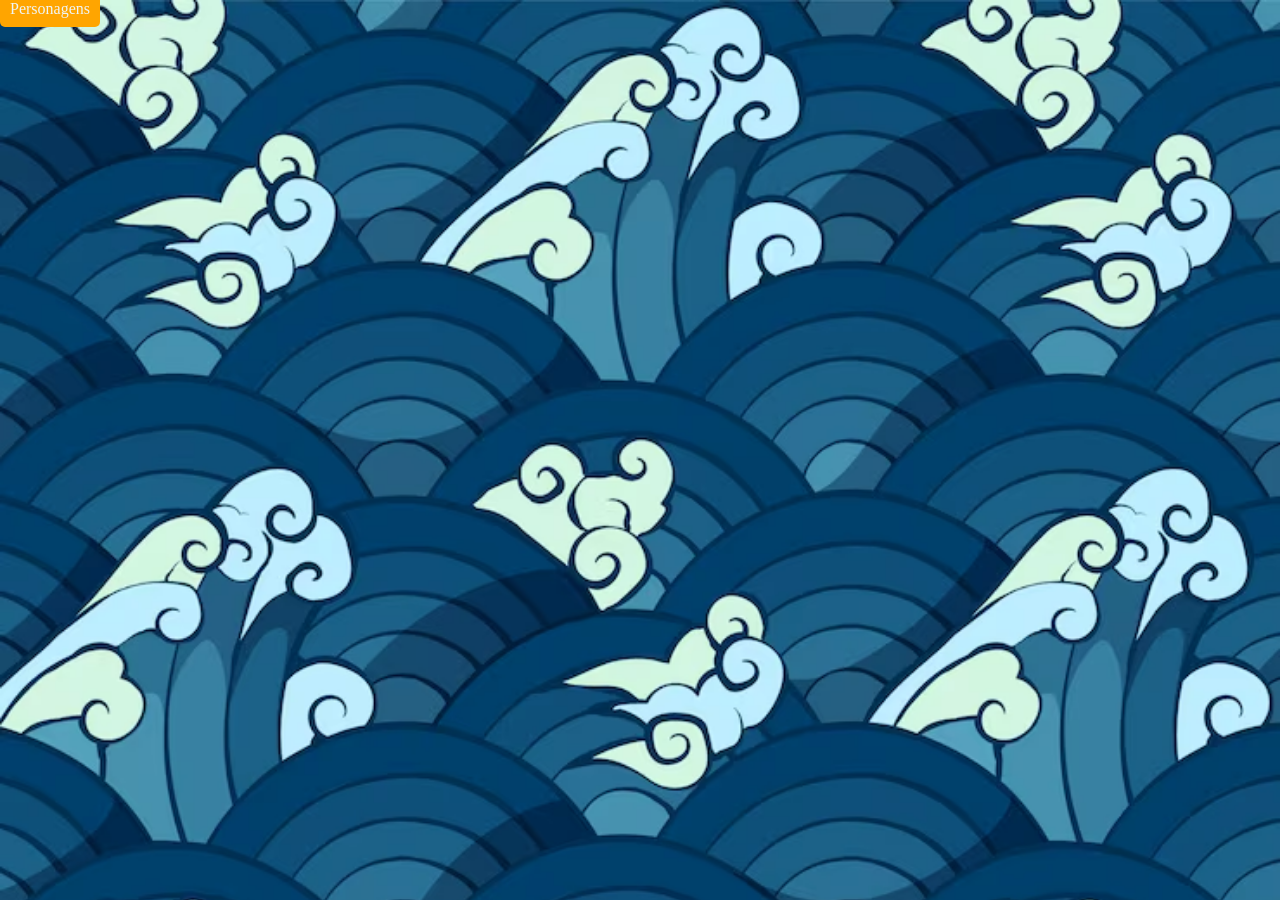
<file: index.html>
<!DOCTYPE html>
<html lang ="pt-BR">
    <head>
        <meta charset="UTF-8"/>
        <title>Treino para a prova</title>
        <link rel ="stylesheet" href="css/style.css"/>
    </head>
    <body>
        <header>
            <a href="pages/personagens.html">Personagens</a>
        </header>
        <main>

        </main>
        <footer>

        </footer>
    </body>
</html>
</file>
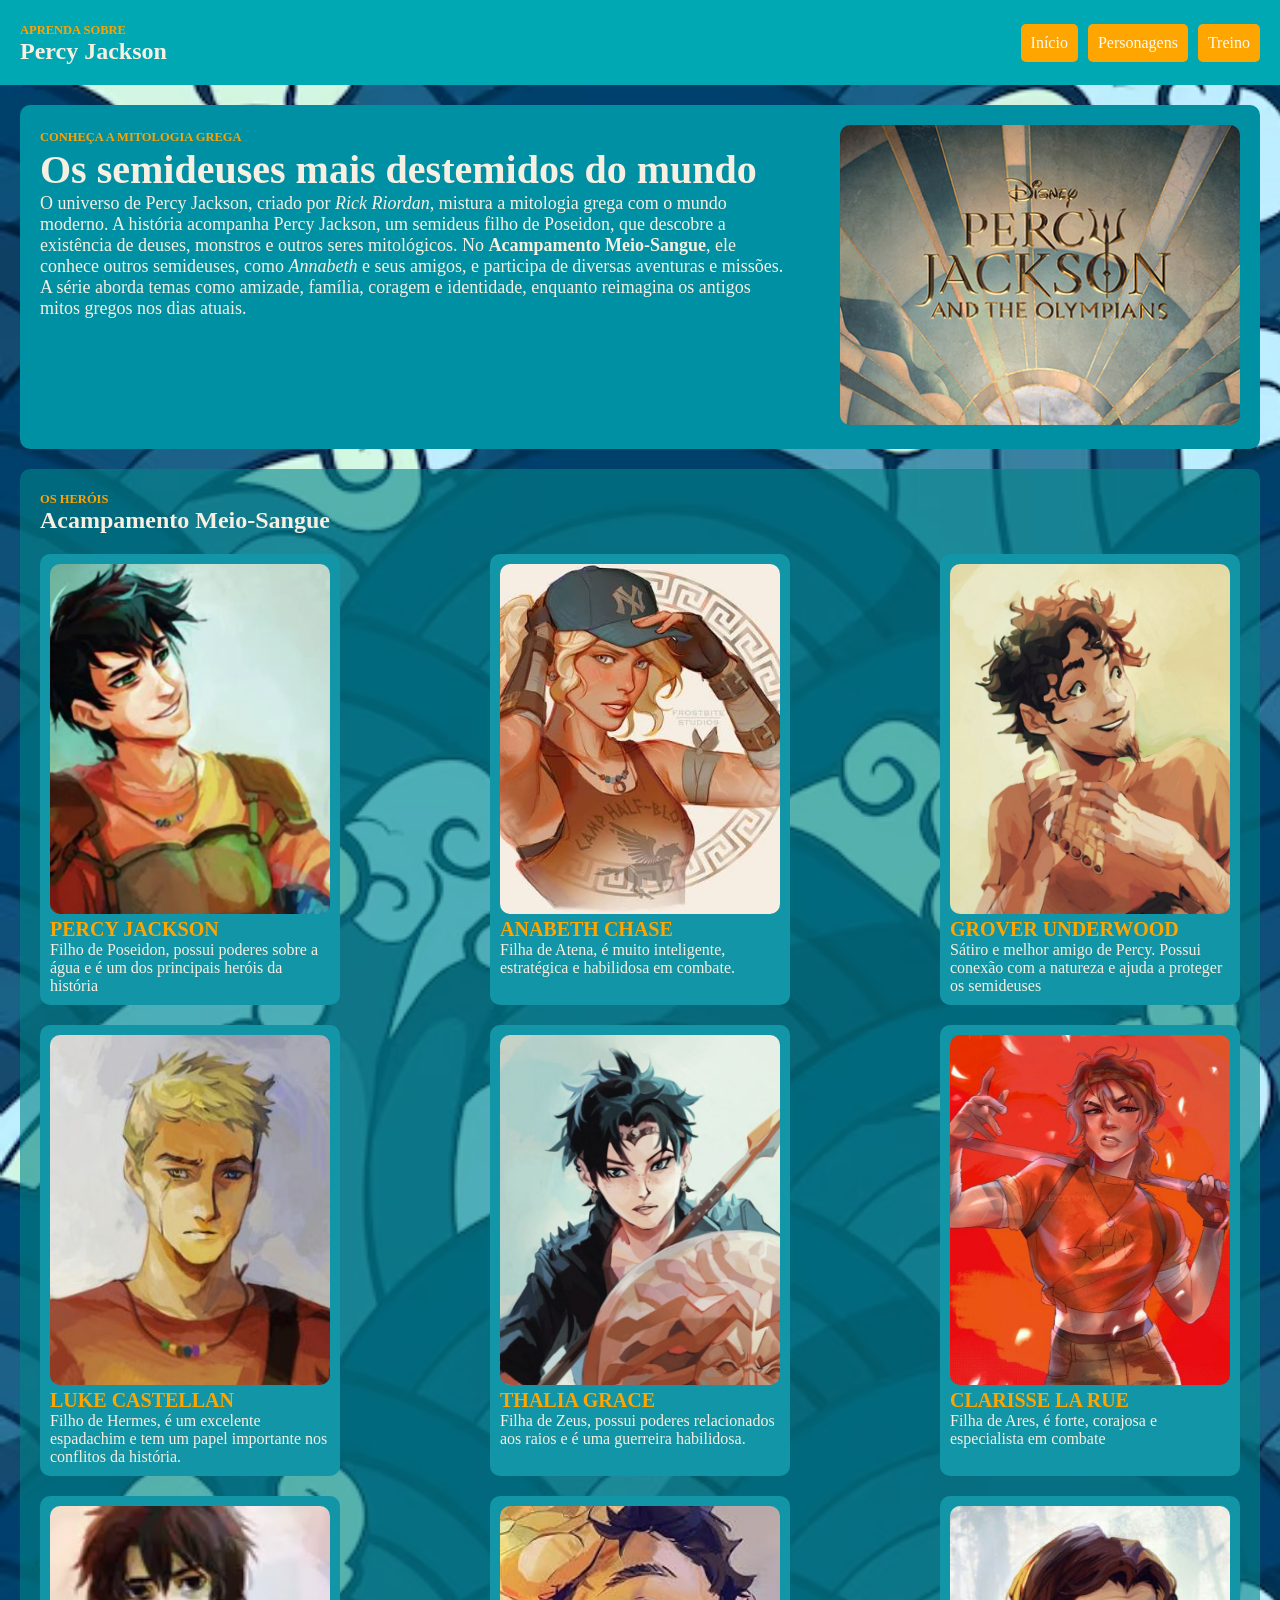
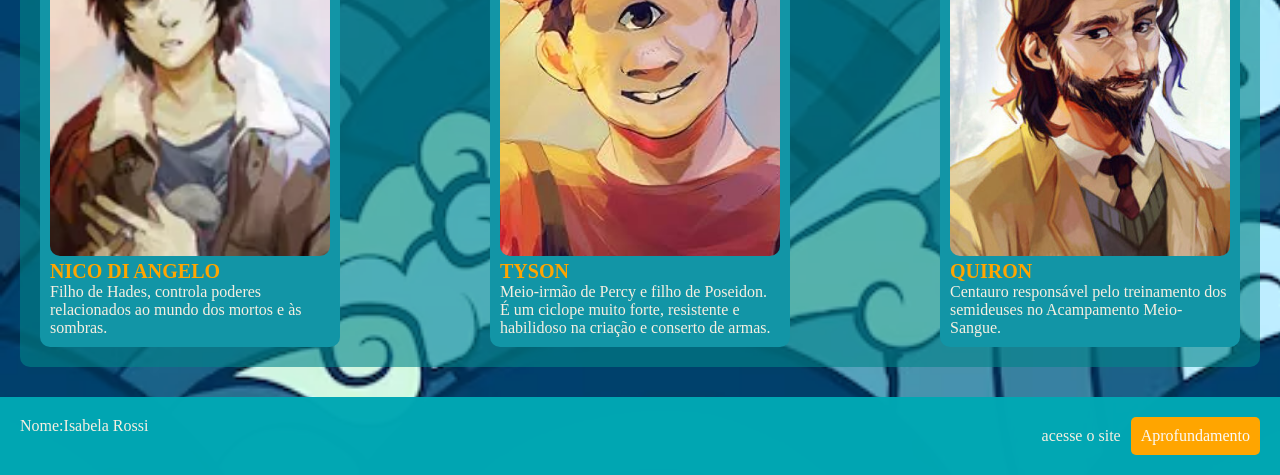
<file: pages/personagens.html>
<!DOCTYPE html>
<html lang="pt-BR">
    <head>
        <meta charset="UTF-8"/>
        <title> Treino para a prova</title>
        <link rel="stylesheet" href="../css/personagens.css"/>
    </head>
    <body>
        <header>
            <article id="titulo">
                <p><spam class="textinho"><small>Aprenda sobre</small></spam></p>
                <h2>Percy Jackson</h2>
            </article>
            <article id="itens">
                <a href="../index.html">Início</a>
                <a href="personagens.html">Personagens</a>
                <a href="treino.html">Treino</a>
            </article>
        </header>
        <main>
            <section id="destaque">
                <article id="destaque-texto">
                    <p><spam class="textinho"><small>Conheça a mitologia grega</small></spam></p>
                    <h1>Os semideuses mais destemidos do mundo</h1>
                    <p>O universo de Percy Jackson, criado por <i>Rick Riordan</i>, mistura a mitologia grega com o mundo moderno. A história acompanha Percy Jackson, um semideus filho de Poseidon, que descobre a existência de deuses, monstros e outros seres mitológicos. No  <b> Acampamento Meio-Sangue</b>, ele conhece outros semideuses, como <em>Annabeth</em> e seus amigos, e participa de diversas aventuras e missões. A série aborda temas como amizade, família, coragem e identidade, enquanto reimagina os antigos mitos gregos nos dias atuais.</p>
                </article>
                <article id="destaque-img">
                    <img src="../assets/img/logo.png" alt="Logo Percy Jackson e os Olimpianos">

                </article>          
            </section>
            <section id="galeria">
                <article id="galeria-texto">
                    <p><spam class="textinho"><small>Os heróis</small></spam></p>
                    <h2>Acampamento Meio-Sangue</h2>
                </article>
                <article id="galeria-fotos">
                    <article class="galeria-card">
                        <article>
                            <img src="../assets/img/percy.png" alt="Percy Jackson"/>
                        </article>
                        <article class="card-txt">
                            <h1>Percy Jackson</h1>
                            <p>Filho de Poseidon, possui poderes sobre a água e é um dos principais heróis da história</p>
                        </article>

                    </article>
                    <article class="galeria-card">
                        <article>
                            <img src="../assets/img/anabeth.png" alt="Anabeth Chase"/>
                        </article>
                        <article class="card-txt">
                            <h1>Anabeth Chase</h1>
                            <p>Filha de Atena, é muito inteligente, estratégica e habilidosa em combate.</p>
                        </article>

                    </article>
                    <article class="galeria-card">
                        <article>
                            <img src="../assets/img/grover.png" alt="Grover Underwood"/>
                        </article>
                        <article class="card-txt">
                            <h1>Grover Underwood</h1>
                            <p>Sátiro e melhor amigo de Percy. Possui conexão com a natureza e ajuda a proteger os semideuses</p>
                        </article>

                    </article>
                    <article class="galeria-card">
                        <article>
                            <img src="../assets/img/luke.png" alt="Luke Castellan"/>
                        </article>
                        <article class="card-txt">
                            <h1>Luke Castellan</h1>
                            <p>Filho de Hermes, é um excelente espadachim e tem um papel importante nos conflitos da história.</p>
                        </article>

                    </article>
                    <article class="galeria-card">
                        <article>
                            <img src="../assets/img/thalia.png" alt="Thalia Grace"/>
                        </article>
                        <article class="card-txt">
                            <h1>Thalia Grace</h1>
                            <p>Filha de Zeus, possui poderes relacionados aos raios e é uma guerreira habilidosa.</p>
                        </article>

                    </article>
                    <article class="galeria-card">
                        <article>
                            <img src="../assets/img/clarisse.png" alt="Clarisse La Rue"/>
                        </article>
                        <article class="card-txt">
                            <h1>Clarisse La Rue</h1>
                            <p>Filha de Ares, é forte, corajosa e especialista em combate</p>
                        </article>

                    </article>
                    <article class="galeria-card">
                        <article>
                            <img src="../assets/img/nico.png" alt="Nico di Angelo"/>
                        </article>
                        <article class="card-txt">
                            <h1>Nico di Angelo</h1>
                            <p>Filho de Hades, controla poderes relacionados ao mundo dos mortos e às sombras.</p>
                        </article>

                    </article>
                    <article class="galeria-card">
                        <article>
                            <img src="../assets/img/tyson.png" alt="Tyson"/>
                        </article>
                        <article class="card-txt">
                            <h1>Tyson</h1>
                            <p>Meio-irmão de Percy e filho de Poseidon. É um ciclope muito forte, resistente e habilidoso na criação e conserto de armas.</p>
                        </article>

                    </article>
                    <article class="galeria-card">
                        <article>
                            <img src="../assets/img/quiron.png" alt="Quiron"/>
                        </article>
                        <article class="card-txt">
                            <h1>Quiron</h1>
                            <p>Centauro responsável pelo treinamento dos semideuses no Acampamento Meio-Sangue.</p>
                        </article>

                    </article>

                </article> 
                
            </section>
        </main>
        <footer>
            <section id="identificacao">
                <p>Nome:Isabela Rossi</p>
            </section>
            <section id="acesso">
                <p>acesse o site</p>
                <a href="tabelas.html">Aprofundamento</a>

            </section>
        </footer>
    </body>
</html>
</file>
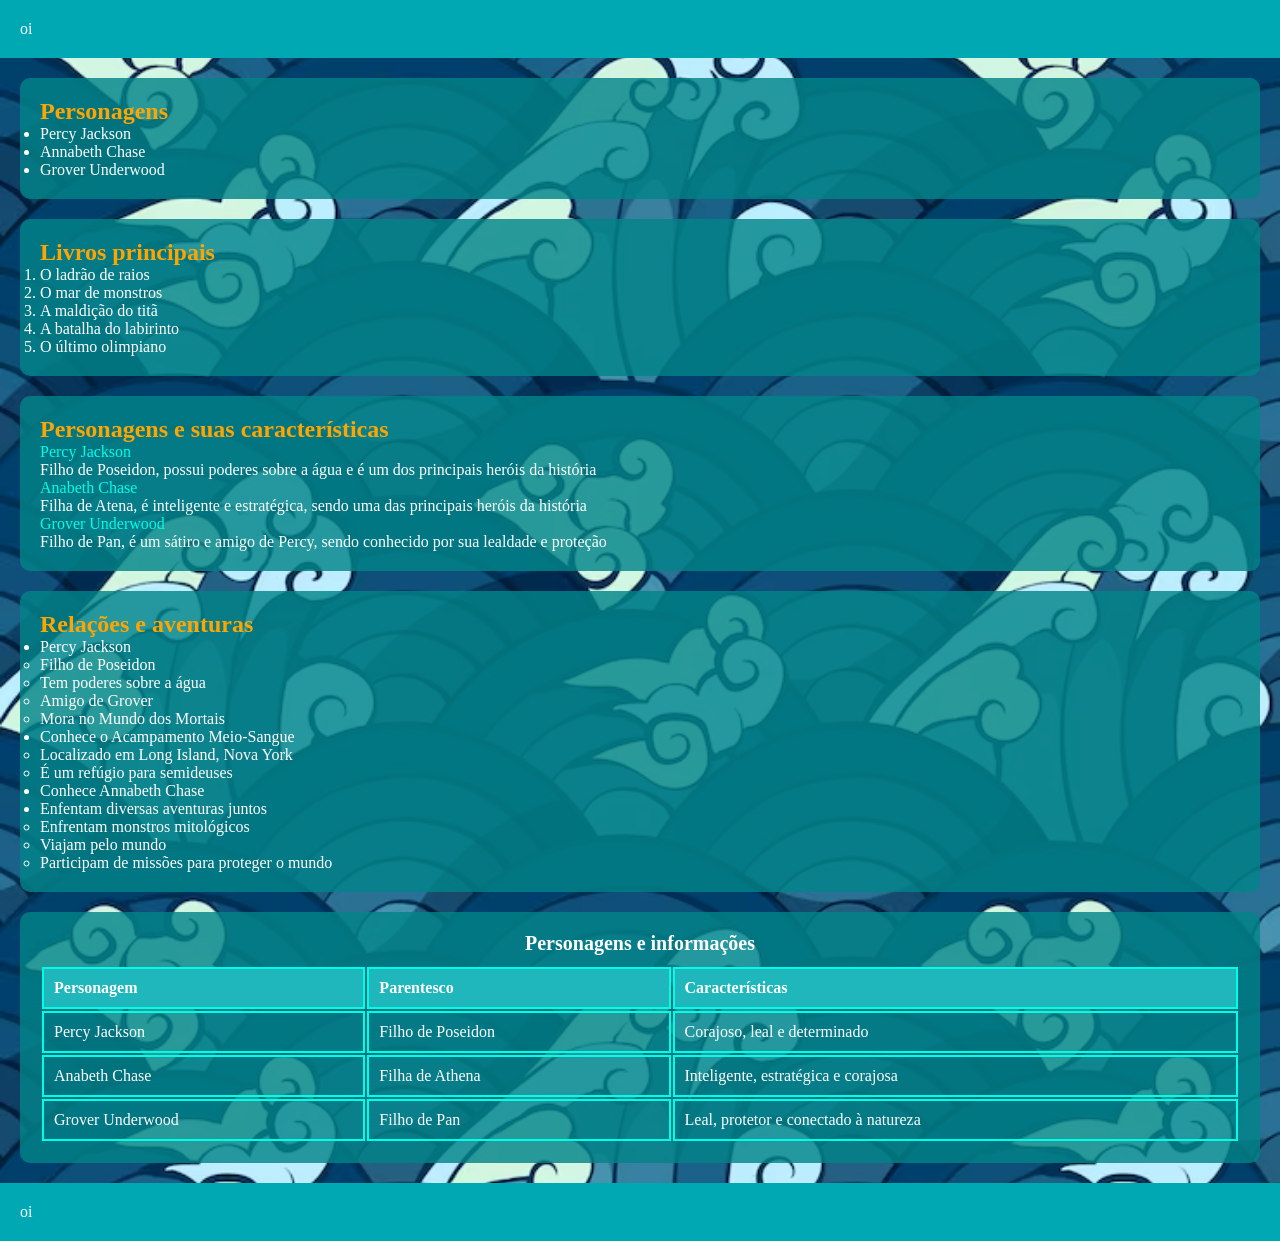
<file: pages/tabelas.html>
<!DOCTYPE html>
<html>
    <head>
        <meta charset="UTF-8"/>
        <title> Tabelas</title>
        <link rel="stylesheet" href="../css/tabelas.css"/>
    </head>
    <body>
        <header>
            <p>oi</p>
        </header>
        <main>
            <section id = "naonumerada">
                <h2> Personagens</h2>
                <ul>
                    <li>Percy Jackson</li>
                    <li>Annabeth Chase</li>
                    <li>Grover Underwood</li>
                </ul>
            </section>
            <section id="numerada">
                <h2>Livros principais</h2>
                <ol>
                    <li>O ladrão de raios</li>
                    <li>O mar de monstros</li>
                    <li>A maldição do titã</li>
                    <li>A batalha do labirinto</li>
                    <li>O último olimpiano</li>
                </ol>
            </section>
            <section id = "definicao">
                <h2>Personagens e suas características</h2>
                    <dl>
                        <dt>Percy Jackson</dt>
                        <dd>Filho de Poseidon, possui poderes sobre a água e é um dos principais heróis da história</dd>

                        <dt>Anabeth Chase</dt>
                        <dd>Filha de Atena, é inteligente e estratégica, sendo uma das principais heróis da história</dd>

                        <dt>Grover Underwood</dt>
                        <dd>Filho de Pan, é um sátiro e amigo de Percy, sendo conhecido por sua lealdade e proteção</dd>
                    </dl>
            </section>
            <section id="encadeada">
                <h2>Relações e aventuras </h2>
                <ul>
                    <li>
                        Percy Jackson
                        <ul>
                            <li>Filho de Poseidon</li>
                            <li>Tem poderes sobre a água</li>
                            <li> Amigo de Grover</li>
                            <li>Mora no Mundo dos Mortais </li>
                        </ul>
                    </li>
                    <li>
                        Conhece o Acampamento Meio-Sangue
                        <ul>
                            <li>Localizado em Long Island, Nova York</li>
                            <li>É um refúgio para semideuses</li>
                        </ul>
                    </li>
                    <li>
                        Conhece Annabeth Chase
                    </li>
                    <li>
                        Enfentam diversas aventuras juntos
                        <ul>
                            <li>Enfrentam monstros mitológicos</li>
                            <li>Viajam pelo mundo</li>
                            <li>Participam de missões para proteger o mundo</li>
                        </ul>
                    </li>
                </ul>
                
            </section>
            <section id ="tabela">
                <table>
                    <caption> Personagens e informações</caption>
                    <thead>
                        <tr>
                            <th>Personagem</th>
                            <th>Parentesco</th>
                            <th>Características</th>
                        </tr>
                    </thead>
                    <tbody>
                        <tr>
                            <td>Percy Jackson</td>
                            <td>Filho de Poseidon</td>
                            <td>Corajoso, leal e determinado</td>
                        </tr>
                         <tr>
                            <td>Anabeth Chase</td>
                            <td>Filha de Athena</td>
                            <td>Inteligente, estratégica e corajosa</td>
                        </tr>
                        <tr>
                            <td>Grover Underwood</td>
                            <td>Filho de Pan</td>
                            <td>Leal, protetor e conectado à natureza</td>    
                    </tbody>
                </table>

            </section>
                
        <footer>
            <p>oi</p>
        </footer>
    </body>
</html>
</file>
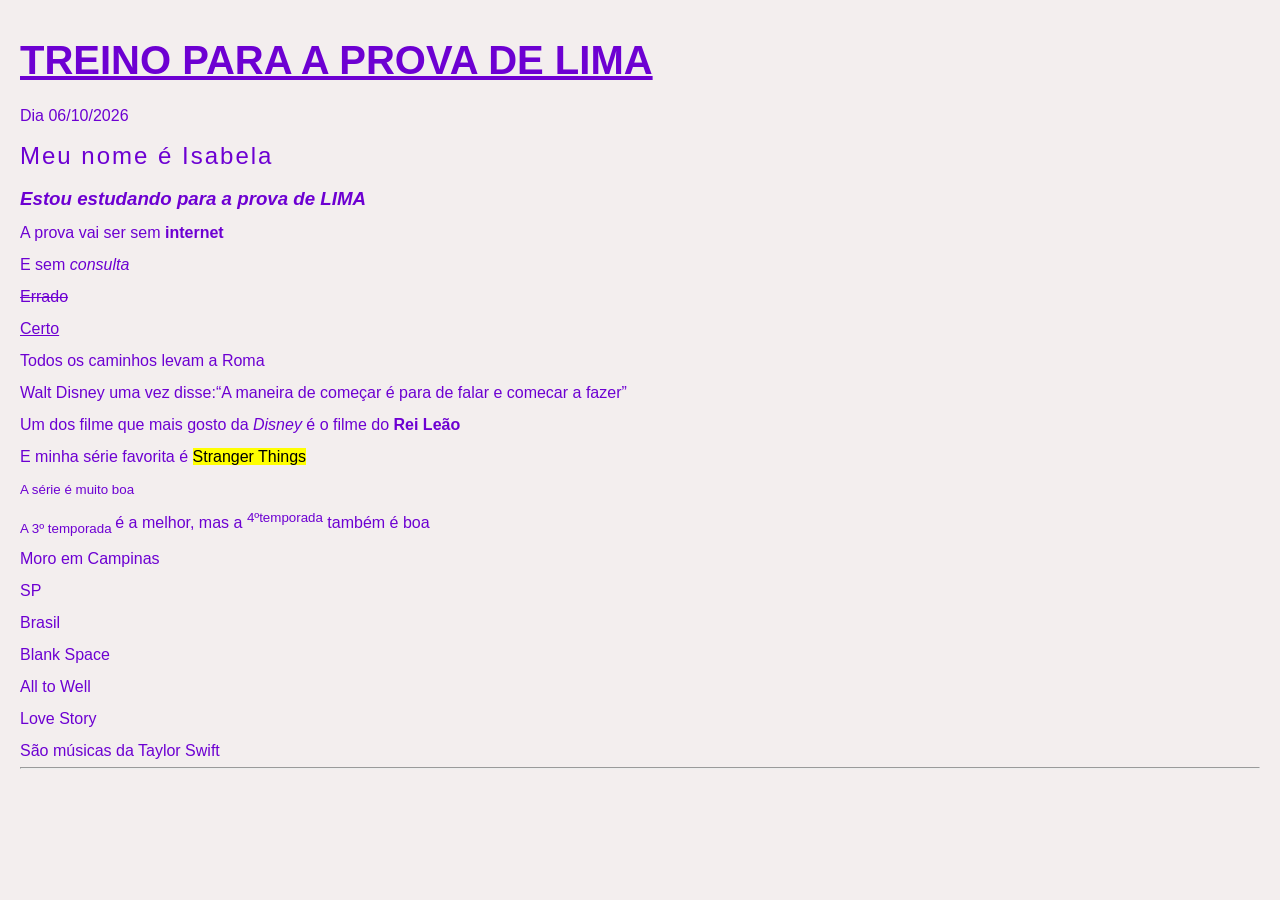
<file: pages/treino.html>
<!DOCTYPE html >
<html lang="pt-BR">
    <head>
        <meta charset="UTF-8">
        <title>Treino</title>
        <link rel="stylesheet" href="../css/treino.css"/>
    </head>
    <header>
        <h1>Treino para a prova de LIMA </h1>
        <p>Dia 06/10/2026</p>
    </header>
    <body>
        <h2>Meu nome é Isabela</h2>
        <h3>Estou estudando para a prova de LIMA</h3>
        <p>A prova vai ser sem <strong>internet</strong></p>
        <p>E sem <em>consulta</em></p>
        <p><del>Errado</del></p>  <p><ins>Certo</ins></p>
        <section>
            <blockquoute>
                Todos os caminhos levam a Roma
            </blockquoute>
            <p>Walt Disney uma vez disse:<q>A maneira de começar é para de falar e comecar a fazer</q></p>
            <p>Um dos filme que mais gosto da <i>Disney</i> é o filme do <b>Rei Leão</b></p>
            <p>E minha série favorita é <mark>Stranger Things</mark></p>
            <p><small> A série é muito boa</small></p>
            <p><sub>A 3º temporada </sub> é a melhor, mas a <sup>4ºtemporada</sup> também é boa</p>
            <p>Moro em Campinas<br>SP<br>Brasil</p>
            <p><span class="musica">Blank Space</span></p>
            <p><span class="musica"> All to Well</span></p>
            <p><span class="musica"> Love Story</span> <br> São músicas da Taylor Swift </p>

            <hr>

        </section>
    </body>
    <footer>

    </footer>
</html>
</file>
<file: css/style.css>
*{
    padding: 0;
    margin: 0;
    box-sizing: border-box;
}
body{
    background-image:url("../assets/img/ondas.png");
    background-size: cover;
}
a{
    text-decoration: none;
    color: rgb(240, 245, 244);
    background-color: orange;
    padding: 10px;
    border-radius: 5px;
}
a:hover{
    background-color: rgb(254, 252, 252);
    color: rgb(23, 189, 176);
}
</file>
<file: css/personagens.css>
*{
    padding:0;
    margin: 0;
    box-sizing: border-box;
}
body{
    color: rgb(247, 239, 225);
    background-color: rgb(0, 0, 0);
    background-image: url("/assets/img/ondas.png");
    background-size: cover;


}
header{
    padding: 20px;
    background-color: rgb(0, 168, 180);
    display: flex;
    justify-content: space-between;
    align-items: center;


}

#itens{
    display: flex;
    gap:10px;
}
#destaque{
    margin: 20px;
    padding: 20px;
    background-color: rgb(0, 144, 163);
    display:flex;
    justify-content:space-between;
    gap:50px;
    border-radius: 10px;
}
#destaque-texto h1{
    font-size: 40px;
    font-weight: 700;
}
#destaque-texto p{
    font-size: 18px;
}
#destaque-img img{
width: 400px;
height: 300px;
border-radius: 10px;
object-fit: cover;
}
#galeria {
    border-radius: 10px;
    margin-top: 30px;
    margin: 20px;
    padding: 20px;
    background-color: rgba(2, 132, 137, 0.601);
    padding:20px;
}
#galeria-fotos{
    margin-top: 20px;
    display: flex;
    flex-wrap: wrap;
    justify-content: space-between;
    gap:20px;
}
.galeria-card{
    padding: 10px;
    background-color: rgb(18, 149, 166);
    border-radius: 10px;
    width: 25%;
}
.galeria-card img{
    height: 350px;
    width: 100%;
    object-fit: cover;
    border-radius: 10px;
}
.card-txt h1{
text-transform: uppercase;
font-size: 20px;
color:orange
}


footer{
margin-top: 30px;
background-color:rgba(0, 168, 180, 0.982);
padding: 20px;
display: flex;
justify-content: space-between;
}
#acesso{
    display: flex;
    gap: 10px;
    align-items: center;
}
.textinho{
    color:rgb(255, 162, 0);
    font-size: 15px;
    text-transform: uppercase;
    font-weight: 600;
}
a{
    color:rgb(251, 250, 247);
    text-decoration: none;
    background-color:orange;
    padding: 10px;
    border-radius: 5px;
}
a:hover{
    background-color:rgb(249, 246, 242);
    color:rgb(23, 189, 176);
}
</file>
<file: css/tabelas.css>
*{
    padding: 0;
    margin: 0;
    box-sizing:border-box
}

body{
    background-image: url("/assets/img/ondas.png");
    background-size: cover;
    color:white
}
header{
    padding: 20px;
    background-color: rgb(0, 168, 180);
}

h2{
color:orange;
}

section{
    margin: 20px;
    padding: 20px;
    background-color: rgba(2, 132, 137, 0.813);
    border-radius: 10px;
}

dt{
    color:rgb(0, 253, 232);
}
table{
    width: 100%;
  
}
caption{
    font-size: 20px;
    font-weight: 700;
    margin-bottom: 10px;
}
th, td{
    border: 2px solid rgb(0, 253, 232);
    padding: 10px;
    text-align: left;
}


th{
    background-color: rgb(31, 183, 188);
    font-weight: 700;
}

footer{
    padding: 20px;
    background-color: rgb(0, 168, 180);
}
</file>
<file: css/treino.css>
*{
    padding: 0;
    margin: 0;  
    box-sizing: border-box;
}
body{
    background-color: rgb(243, 238, 238);
    font-family: Arial, Helvetica, sans-serif;
    color:rgb(109, 0, 210);
    padding: 20px;
    line-height:2.0;
}
h1{
    font-size: 40px;
    text-decoration: underline;
    text-transform: uppercase;
}
h2{
    font-weight:400;
    letter-spacing: 2px;
}
h3{
    font-style: italic;
}
</file>
